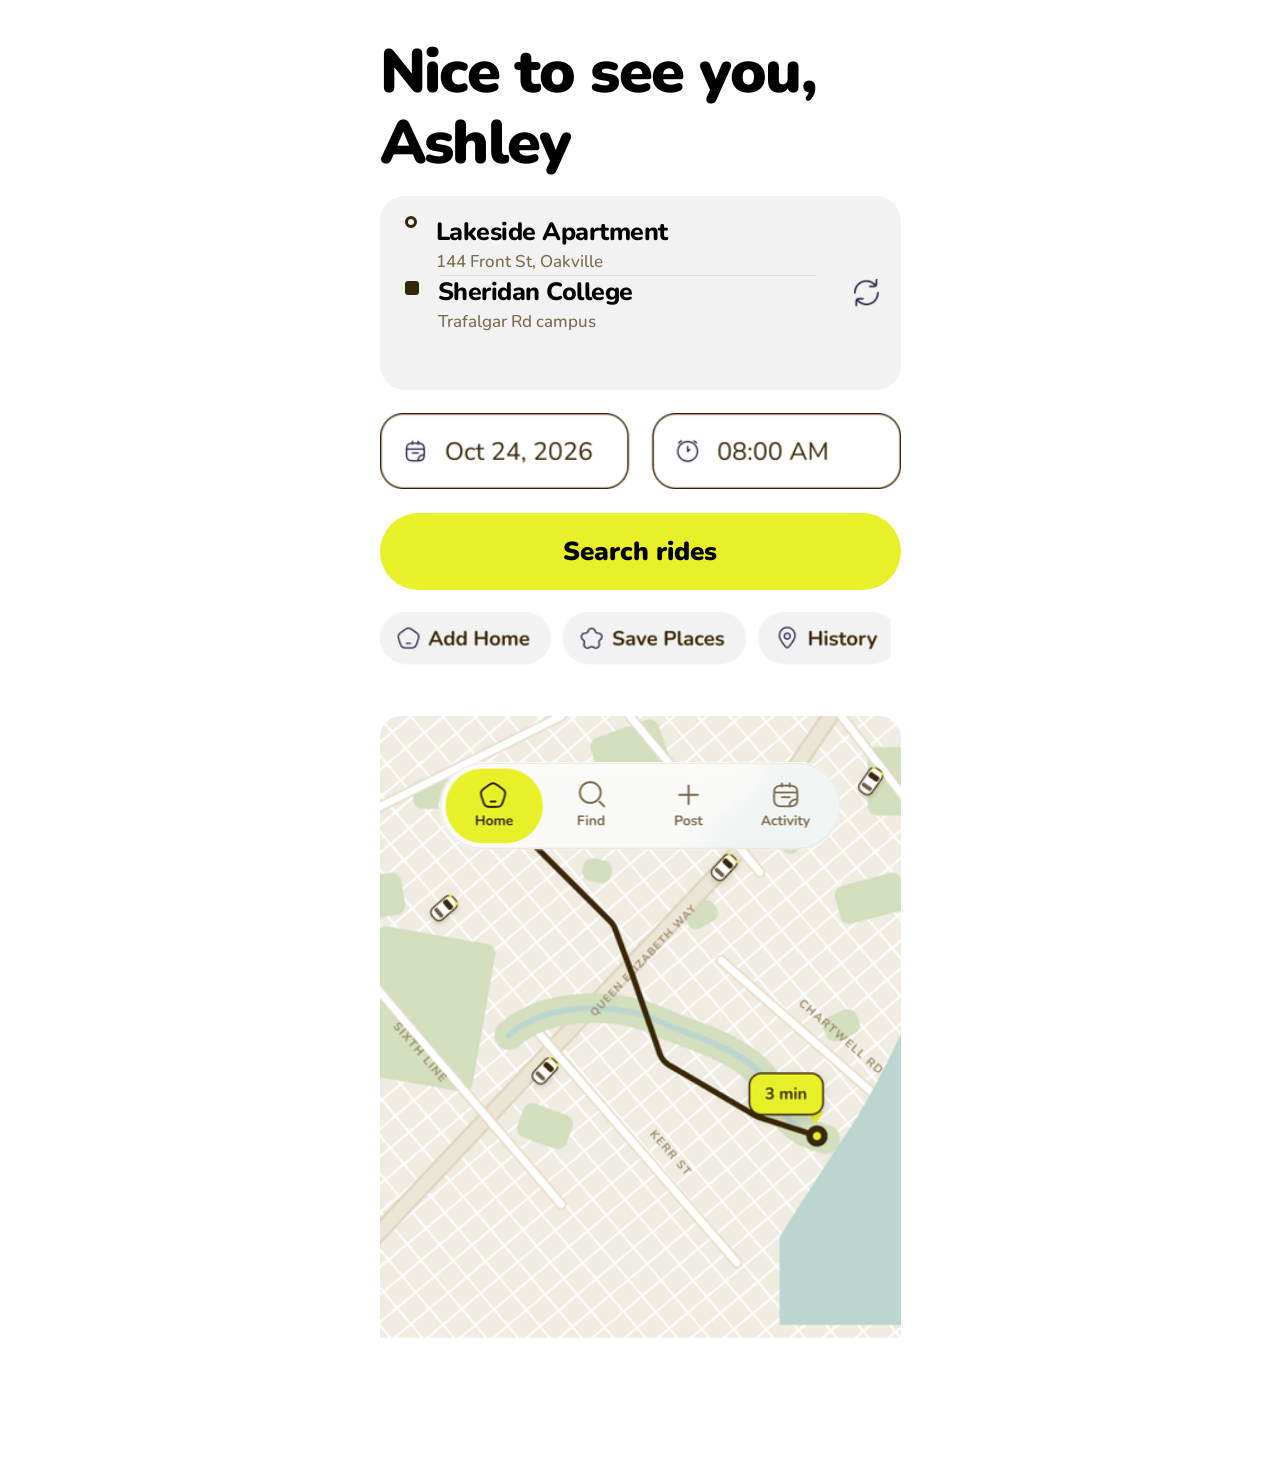
<file: HTML/index.html>
<!DOCTYPE html>
<html lang="en">
<head>
   <meta charset="UTF-8">
   <meta name="viewport" content="width=device-width, initial-scale=1.0">
   <title>Home</title>
   <link rel="stylesheet" href="../CSS/style.css">
   <script src="../JS/script.js" defer></script>
    
   
</head>
<body>
    <main class="title">
    <h1>Nice to see you,<br>Ashley</h1>

    <section class="home-card">
      <div class="row">
        <span class="start"></span>
        <div class="text">
          <h2>Lakeside Apartment</h2>
          <p>144 Front St, Oakville</p>
        </div>
      </div>

    
      <div class="separator"></div>

      <img class="decoration"
      src="../assets/change.png">

      <div class="row">
        <span class="end"></span>
        <div class="text">
          <h2>Sheridan College</h2>
          <p>Trafalgar Rd campus</p>
        </div>
      </div>
    </section>


    <img class="date" src="../assets/date.png">

    <button class="search button" id="search-rides" type="button">Search rides</button>

    <img class="quick-actions" src="../assets/add home.png">
        
    <div class="map">
      <img class="map" src="../assets/map.png">
    </div>
  </main>
  
  <nav class="floating-nav">
    <img src="../assets/menu.png">

    <a class="home-link" href="index.html"></a>
    <a class="find-link" href="search.html"></a>
    <a class="post-link" href="post.html"></a>
</nav>

   
</body>
</html>
</file>
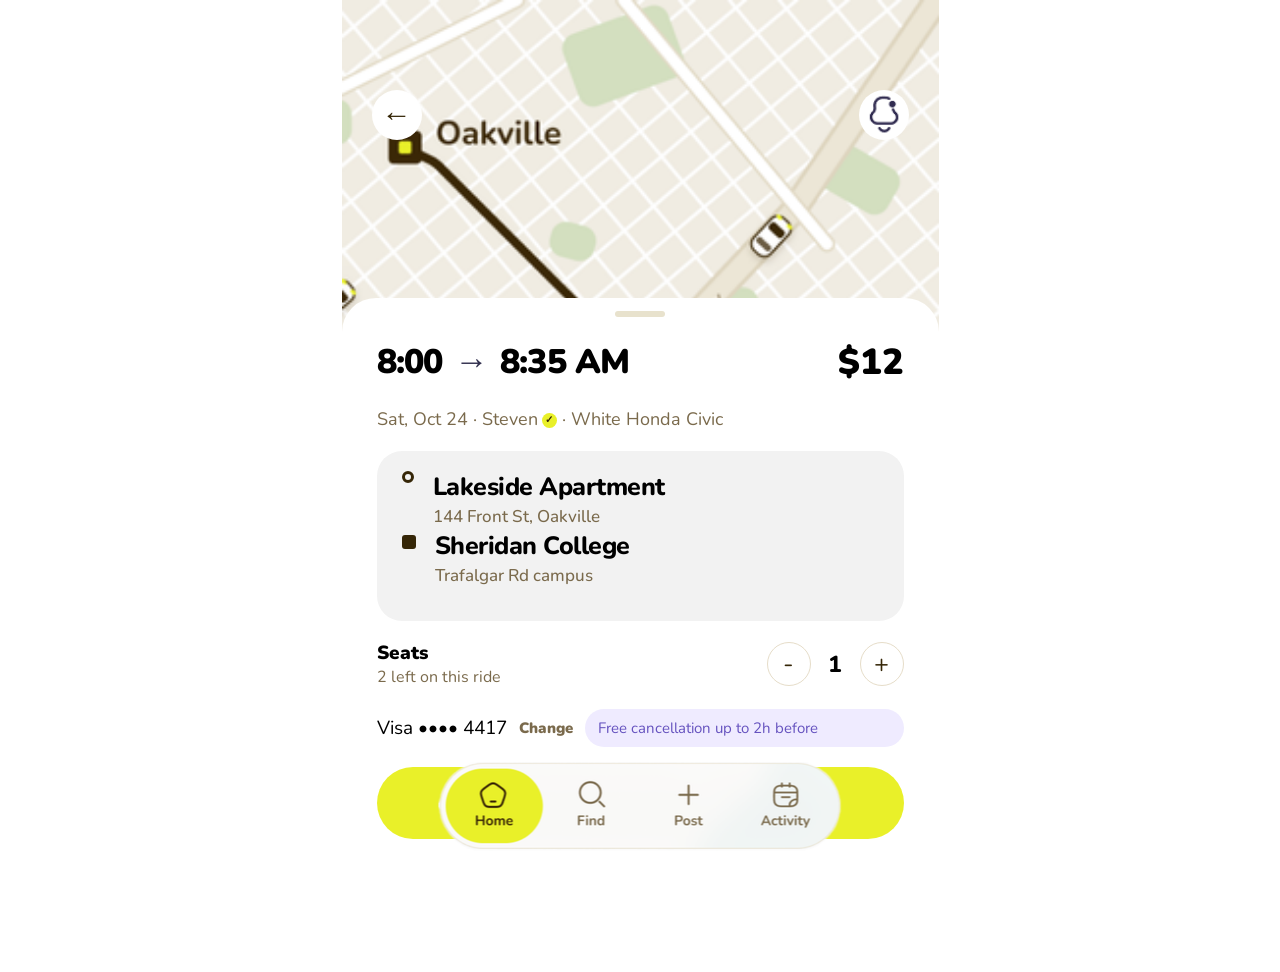
<file: HTML/confirm.html>
<!DOCTYPE html>
<html lang="en">
<head>
    <meta charset="UTF-8">
    <meta name="viewport" content="width=device-width, initial-scale=1.0">
    <title>confirm </title>
    <link rel="stylesheet" href="../CSS/style.css">
    <script src="../JS/script.js" defer></script>
    
</head>
<body>
    <main class="confirm-page">
        <header class="confirm-header">
            <a href="search.html" class="arrow1">←</a>
            <img class="bell" src="../assets/bell.png">
        </header>

    
<section class="confirm-sheet">

    <div class="sheet-handle"></div>

    <div class="trip-heading">
        <h1>8:00 <span class="trip-arrow">→</span> 8:35 AM</h1>
        <strong class="trip-total">$12</strong>
    </div>

    <p class="trip-details">
        Sat, Oct 24 · Steven
        <span class="verified">✓</span>
        · White Honda Civic
    </p>

    <section class="card1">
      <div class="row">
        <span class="start"></span>
        <div class="text">
          <h2>Lakeside Apartment</h2>
          <p>144 Front St, Oakville</p>
        </div>
      </div>

      <div class="row">
        <span class="end"></span>
        <div class="text">
          <h2>Sheridan College</h2>
          <p>Trafalgar Rd campus</p>
        </div>
      </div>
    </section>

    <div class="seats-row">
        <div class="seats-text">
            <h2>Seats</h2>
            <p>2 left on this ride</p>
        </div>

        <div class="seat-counter">
            <span class="seat-circle">-</span>
            <span class="seat-number">1</span>
            <span class="seat-circle">+</span>
</div>
    </div>

    <div class="payment-row">
        <span class="payment-card">Visa •••• 4417</span>
        <span class="payment-change">Change</span>
        <span class="cancel-pill">
            Free cancellation up to 2h before
        </span>
    </div>

    <button class="confirm-button" id="confirm-trip">Confirm · $12</button>

</section>


    <nav class="floating-nav">
    <img src="../assets/menu.png">

    <a class="home-link" href="index.html"></a>
    <a class="find-link" href="search.html"></a>
    <a class="post-link" href="post.html"></a>
</nav>

    
</body>
</html>
    
</body>
</html>
</file>
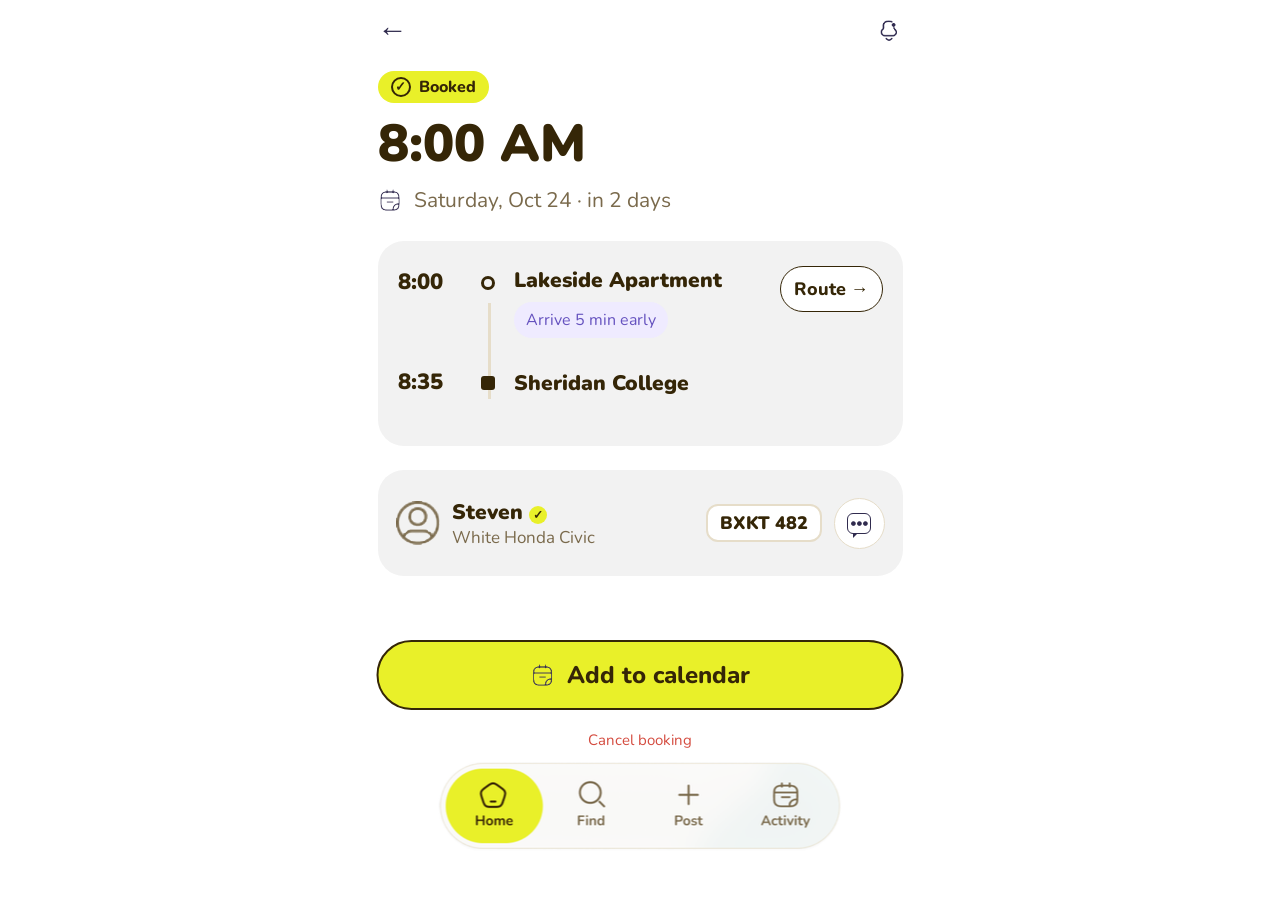
<file: HTML/details.html>
<!DOCTYPE html>
<html lang="en">
<head>
    <meta charset="UTF-8">
    <meta name="viewport" content="width=device-width, initial-scale=1.0">
    <title>Post rides </title>
    <link rel="stylesheet" href="../CSS/details.css">
    <script src="../JS/script.js" defer></script>
     
</head>
<body>
    <main class="search-page">
        <header class="search-header">
            <a href="confirm.html" class="arrow1">←</a>
            <img class="bell" src="../assets/bell.png">
        </header>
    

    <div class="booked">
    <span class="check">✓</span>
    <span>Booked</span>
</div>


<h1 class="booking-time">8:00 AM</h1>

<div class="booking-date">
    <img class="calendar-icon-img" src="../assets/cad1.png">
    <span>Saturday, Oct 24 · in 2 days</span>
</div>


<section class="route-card">

    <div class="route-line"></div>

    <div class="route-point">
        <span class="route-time">8:00</span>
        <span class="start"></span>

        <div class="location-info">
            <h2>Lakeside Apartment</h2>
            <span class="arrival-note">Arrive 5 min early</span>
        </div>
    </div>

    <div class="route-point destination-point">
        <span class="route-time">8:35</span>
        <span class="end"></span>

        <div class="location-info">
            <h2>Sheridan College</h2>
        </div>
    </div>

    <span class="route-action">Route →</span>

</section>

<section class="driver-card">

    <img class="driver-photo"
         src="../assets/ui2.png">

    <div class="driver-info">
        <div class="driver-name">
            Steven <span class="verified">✓</span>
        </div>
        <p>White Honda Civic</p>
    </div>

    <span class="license-plate">BXKT 482</span>

    <span class="message-circle">
        <span class="chat-symbol">•••</span>
    </span>

</section>


<div class="booking-bottom">

    <button class="calendar-action" type="button">
    <img class="calendar-icon-img" src="../assets/cad1.png">
    <span>Add to calendar</span>
</button>

    <span class="cancel-booking" >
        Cancel booking
    </span>

</div>



    

    <nav class="floating-nav">
    <img src="../assets/menu.png">

    <a class="home-link" href="index.html"></a>
    <a class="find-link" href="search.html"></a>
    <a class="post-link" href="post.html"></a>
</nav>
</body>
</html>
</file>
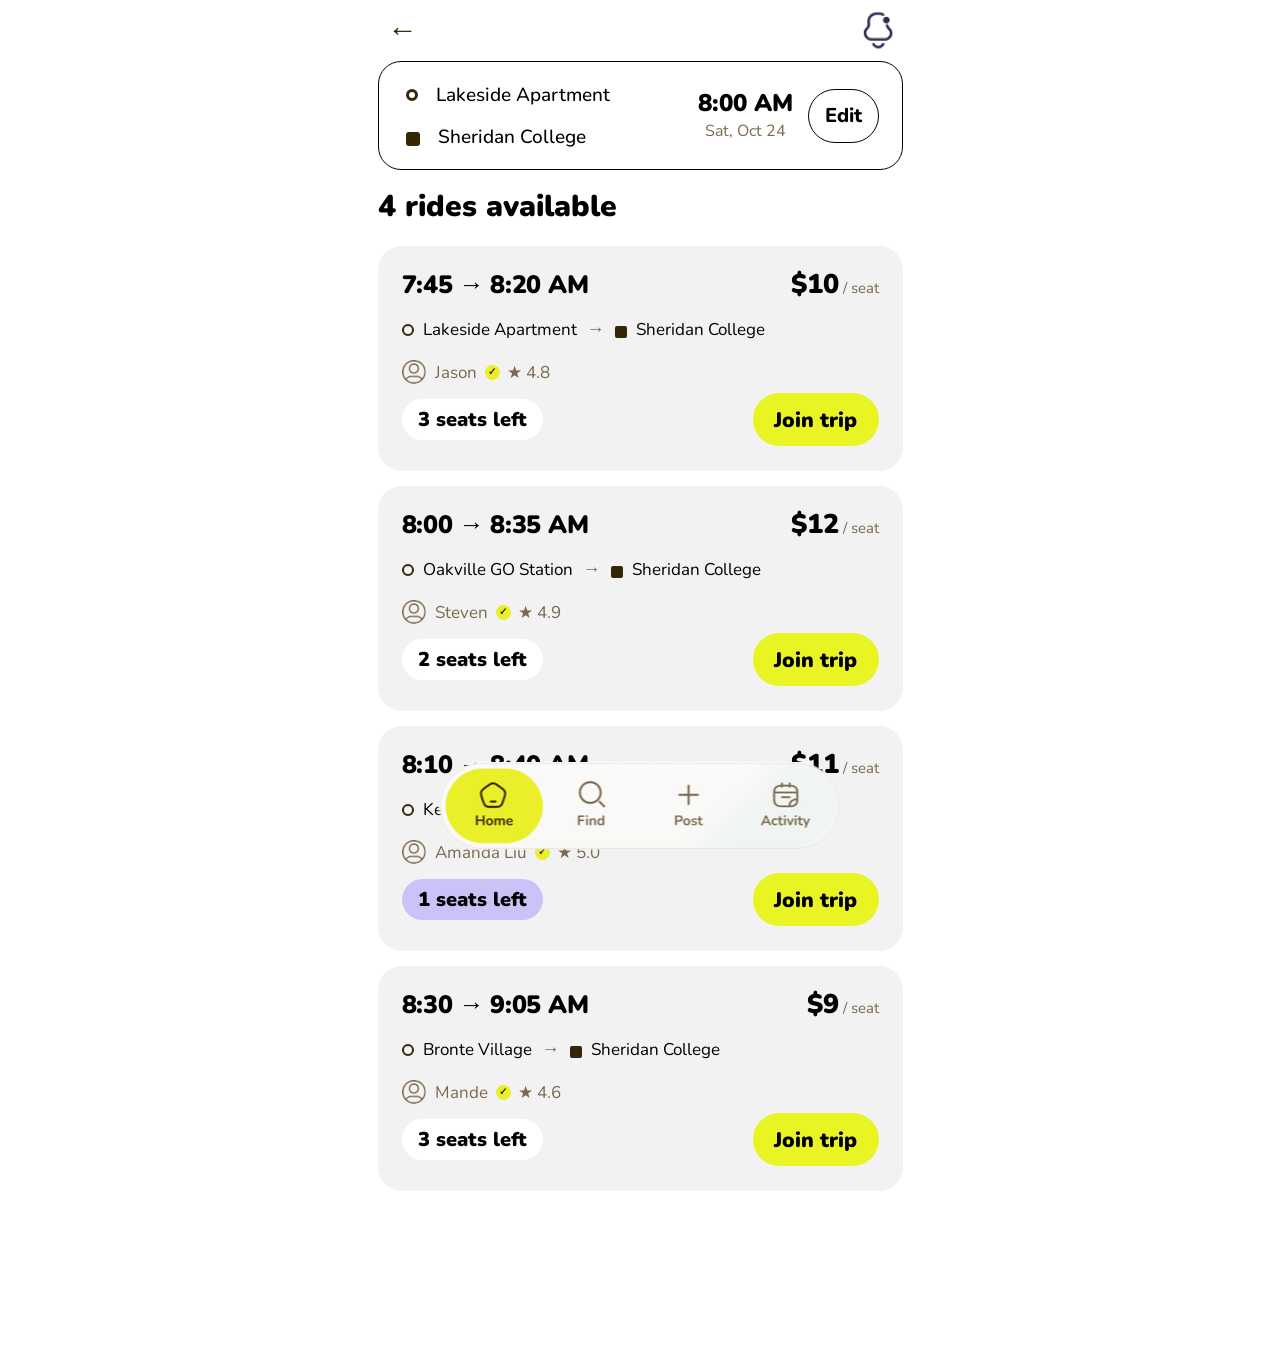
<file: HTML/search.html>
<!DOCTYPE html>
<html lang="en">
<head>
    <meta charset="UTF-8">
    <meta name="viewport" content="width=device-width, initial-scale=1.0">
    <title>Search rides</title>
    <link rel="stylesheet" href="../CSS/style.css">
    <script src="../JS/script.js" defer></script>
</head>
<body>
    <main class="search-page">
        <header class="search-header">
            <a href="index.html" class="arrow1">←</a>
            <img class="bell" src="../assets/bell.png">
        </header>
    

    <section class="search-summary">
            <div class="search-locations">
                <div class="search-location">
                    <span class="start"></span>
                    <span>Lakeside Apartment</span>
                </div>
                <div class="search-location">
                    <span class="end"></span>
                    <span>Sheridan College</span>
                </div>
            </div>

            <div class="search-date">
                <strong>8:00 AM</strong>
                <span>Sat, Oct 24</span>
            </div>
            <span class="edit-button">Edit</span>
        </section>

        <h1 class="results">4 rides available</h1>

        <section class="ride-card">
            <div class="top">
                <h2>7:45 → 8:20 AM</h2>
                <div class="price"><strong>$10</strong><span>/ seat</span></div>
            </div>
            <div class="route">
                <span class="start"></span>
                <span>Lakeside Apartment</span>
                <span class="route-arrow">→</span>
                <span class="end"></span>
                <span>Sheridan College</span>
            </div>
           <div class="driver-row">
            <span class="driver-icon">
                <img src="../assets/ui2.png">
            </span>
            <span>Jason</span>
            <span class="verified">✓</span>
            <span class="rating">★ 4.8</span>
</div>
            <div class="bottom">
                <span class="seats">3 seats left</span>
                <span class="join-button">Join trip</span>
            </div>
        </section>

        <section class="ride-card">
            <div class="top">
                <h2>8:00 → 8:35 AM</h2>
                <div class="price"><strong>$12</strong><span>/ seat</span></div>
            </div>
            <div class="route">
                <span class="start"></span>
                <span>Oakville GO Station</span>
                <span class="route-arrow">→</span>
                <span class="end"></span>
                <span>Sheridan College</span>
            </div>
           <div class="driver-row">
            <span class="driver-icon">
                <img src="../assets/ui2.png">
            </span>
            <span>Steven</span>
            <span class="verified">✓</span>
            <span class="rating">★ 4.9</span>
</div>
            <div class="bottom">
                <span class="seats">2 seats left</span>
                <button class="join-button" id="Trip" type="button">Join trip</button>
            </div>
        </section>

        <section class="ride-card">
            <div class="top">
                <h2>8:10 → 8:40 AM</h2>
                <div class="price"><strong>$11</strong><span>/ seat</span></div>
            </div>
            <div class="route">
                <span class="start"></span>
                <span>Kerr St & Speers Rd</span>
                <span class="route-arrow">→</span>
                <span class="end"></span>
                <span>Sheridan College</span>
            </div>
           <div class="driver-row">
            <span class="driver-icon">
                <img src="../assets/ui2.png">
            </span>
            <span>Amanda Liu</span>
            <span class="verified">✓</span>
            <span class="rating">★ 5.0</span>
</div>
            <div class="bottom">
                <span class="seats-purple">1 seats left</span>
                <span class="join-button">Join trip</span>
            </div>
        </section>

        <section class="ride-card">
            <div class="top">
                <h2>8:30 → 9:05 AM</h2>
                <div class="price"><strong>$9</strong><span>/ seat</span></div>
            </div>
            <div class="route">
                <span class="start"></span>
                <span>Bronte Village</span>
                <span class="route-arrow">→</span>
                <span class="end"></span>
                <span>Sheridan College</span>
            </div>
           <div class="driver-row">
            <span class="driver-icon">
                <img src="../assets/ui2.png">
            </span>
            <span>Mande</span>
            <span class="verified">✓</span>
            <span class="rating">★ 4.6</span>
</div>
            <div class="bottom">
                <span class="seats">3 seats left</span>
                <span class="join-button">Join trip</span>
            </div>
        </section>








<nav class="floating-nav">
    <img src="../assets/menu.png">

    <a class="home-link" href="index.html"></a>
    <a class="find-link" href="search.html"></a>
    <a class="post-link" href="post.html"></a>
</nav>

    
</body>
</html>
</file>
<file: CSS/style.css>
@import url("https://fonts.googleapis.com/css2?family=Nunito:wght@400;500;600;700;800;900&display=swap");

:root {
  --muted-brown: #7A6A4C;
  --card-gray: #f2f2f2;
  --bright-yellow: #e9f029;
}
* { box-sizing: border-box; }
html { scroll-behavior: smooth; }
body {
  margin: 0;
  min-width: 280px;
  color: var(--dark-brown);
  background: #fff;
  font-family: "Nunito", Arial, sans-serif;
}


button, input, select, textarea {
  font-family: inherit;
}

.title {
  width: min(100%, 591px);
  margin: 0 auto;
  padding: 37px 35px 120px;
}
h1 {
  margin: 0 0 17px;
  font-size: 61px;
  line-height: 1.16;
  letter-spacing: -0.025em;
  font-weight: 900;
}

.home-card {
  position: relative;
  width: 100%;
  height: 194px;
  padding: 20px 25px;
  border-radius: 25px;
  background: var(--card-gray);
}

.card1 {
  position: relative;
  width: 100%;
  height: 170px;
  padding: 20px 25px;
  border-radius: 25px;
  background: var(--card-gray);
}
.row {
  display: flex;
  gap: 19px;
  align-items: flex-start;
}

.start {
    width: 12px;
    height: 12px;
    border: 3px solid #352607;
    border-radius: 50%;}

.end {
    width: 14px;
    height: 14px;
    background-color: #352607;
    border-radius: 3px;
    flex-shrink: 0;
    margin-top: 5px;
}

.text h2 {
  margin: 0;
  font-size: 25px;
  line-height: 33px;
  font-weight: 800;
  letter-spacing: -.02em;
}
.text p {
  margin: 0;
  color: var(--muted-brown);
  font-size: 17px;
  font-weight: 500;
  line-height: 26px;
}
.separator {
    height: 1px;
    background-color: #e5dccb;
    width: 80%;
    margin-left: 35px;
}

.decoration {
    position: absolute;
    right: 20px;
    top: 50%;
    transform: translateY(-50%);

    width: 28px;
    height: 28px;
    object-fit: contain;
    mix-blend-mode: multiply;
}

.quick-actions,.map {
  display: block;
  width: 100%;
  height: auto;
}

.date { 
  display: block; 
  width: 100%; 
  height: auto; 
  margin-top: 23px; 
}

.search.button {
  display: flex;
  align-items: center;
  justify-content: center;
  width: 100%;
  height: 77px;
  margin-top: 24px;
  padding: 0;
  border: 1.8px solid var(--dark-brown);
  border-radius: 999px;
  color: var(--dark-brown);
  background: var(--bright-yellow);
  font: 900 26px/1 "Nunito", Arial, sans-serif;
  cursor: pointer;
}

.search.button:hover { background: #e9f029; }

.search.button:active { transform: translateY(1px); }

.quick-actions { margin-top: 22px; }
.map {
  width: 100%;
  margin-top: 24px;
  overflow: hidden;
  border-radius: 21px 21px 0 0;
}

.floating-nav {
    position: fixed;
    bottom: 20px;
    left: 50%;
    transform: translateX(-50%);
    width: min(455px, 100%);
    z-index: 100;
}

.floating-nav img {
    display: block;
    width: 100%;
    height: auto;
}

.home-link {
    position: absolute;
    left: 7%;
    top: 18%;
    width: 22%;
    height: 65%;
}

.find-link {
    position: absolute;
    left: 30%;
    top: 18%;
    width: 22%;
    height: 65%;}

.post-link {
    position: absolute;
    left: 50%;
    top: 18%;
    width: 21%;
    height: 65%;
}

.search-page {
  max-width: 597px;
  margin: 0 auto;
  padding: 0 36px 140px;
}
.search-header {
  height: 61px;
  display: flex;
  align-items: center;
  justify-content: space-between;

}

.confirm-page {
  max-width: 597px;
  margin: 0 auto;
  
  position: relative;
  min-height: 100vh;
  background-image: url("../assets/map.png");
  background-size: cover;
  background-position: center;
    
}
.confirm-header {
  height: 61px;
  display: flex;
  align-items: center;
  justify-content: space-between;
}


.arrow1 {
    width: 50px;
    height: 50px;
    background-color: white;
    border-radius: 50%;

    display: flex;
    align-items: center;
    justify-content: center;

    font-size: 30px;
    color: #352607;
    text-decoration: none;
}

.bell { 
  width: 40px; 
  height: 43px; 
  object-fit: contain; 
}


.bell {
    width: 50px;
    height: 50px;
    background-color: white;
    border-radius: 50%;
    display: flex;
    align-items: center;
    justify-content: center;
}

.search-summary {
  display: flex;
  align-items: center;
  gap: 15px;
  min-height: 109px;
  padding: 14px 23px 14px 27px;
  border: 1.7px solid ;
  border-radius: 23px;
}

.search-locations {
  display: flex;
  flex-direction: column;
  justify-content: center;
  gap: 16px;
  min-width: 0;
  flex: 1;
}

.search-location {
  display: flex;
  align-items: center;
  gap: 18px;
  white-space: nowrap;
  font-size: 19px;
  font-weight: 500;
}

.search-date {
  display: flex;
  flex-direction: column;
  align-items: center;
  gap: 2px;
  white-space: nowrap;
}
.search-date strong { 
  font-size: 24px; 
  line-height: 1.2; 
  font-weight: 900; 

}

.search-date span { 
  color: var(--muted-brown); 
  font-size: 16px; }

.edit-button {
  display: flex;
  align-items: center;
  justify-content: center;
  width: 71px;
  height: 54px;
  border: 1.7px solid;
  border-radius: 30px;
  font-size: 20px;
  font-weight: 800;
  flex: none;
}
.results {
  margin: 17px 0 18px;
  font-size: 30px;
  line-height: 1.35;
  letter-spacing: 0;
  font-weight: 900;
}
.ride-card {
  height: 225px;
  margin-bottom: 15px;
  padding: 22px 24px 24px;
  border-radius: 24px;
  background: #f2f2f2;
}
.top {
  display: flex;
  align-items: baseline;
  justify-content: space-between;
  gap: 6px;
}
.top h2 {
  margin: 0;
  font-size: 25px;
  line-height: 1.38;
  font-weight: 900;
  letter-spacing: -.3px;
  white-space: nowrap;
}
.price { 
  display: inline-flex; 
  align-items: baseline; 
  white-space: nowrap; 
  gap: 4px; }

.price strong { 
  font-size: 27px; 
  line-height: 1.2; 
  font-weight: 900; }

.price span { 
  font-size: 15px; 
  color: var(--muted-brown); }

.route {
  display: flex;
  align-items: center;
  gap: 9px;
  margin-top: 14px;
  white-space: nowrap;
  font-size: 17px;
  line-height: 1.5;
}
.route .start, .route .end {
  width: 12px;
  height: 12px;
  flex-basis: 12px;
  border-width: 2.5px;
  border-radius: 2px;
}
.route .start { border-radius: 50%; }

.route-arrow { 
  color: var(--muted-brown); 
  font-size: 18px; 
  margin: 0 1px; }

.driver-row {
    display: flex;
    align-items: center;
    gap: 9px;
    margin-top: 17px;
    font-size: 17px;
    color: #7A6A4C;
}

.driver-icon {
    display: inline-flex;
    align-items: center;
    justify-content: center;
    width: 24px;
    height: 24px;
    flex-shrink: 0;
}

.driver-icon img {
    display: block;
    width: 100%;
    height: 100%;
    object-fit: contain;
}

.verified {
  display: inline-flex;
  align-items: center;
  justify-content: center;
  width: 14px;
  height: 14px;
  margin-left: -1px;
  border-radius: 50%;
  color: var(--dark-brown);
  background: #e8f522;
  font: 900 10px/1 "Nunito", Arial, sans-serif;
}

.rating { margin-left: -2px; }

.bottom {
  margin-top: 9px;
  display: flex;
  align-items: center;
  justify-content: space-between;
  gap: 10px;
}


.seats {
  display: inline-flex;
  align-items: center;
  min-height: 41px;
  padding: 5px 16px;
  border-radius: 40px;
  background: white;
  font-size: 20px;
  line-height: 1.3;
  font-weight: 900;
  white-space: nowrap;
}
.seats-purple {
  display: inline-flex;
  align-items: center;
  min-height: 41px;
  padding: 5px 16px;
  border-radius: 40px;
  font-size: 20px;
  line-height: 1.3;
  font-weight: 900;
  white-space: nowrap;
 background: #cbc3f8; }

.join-button {
  display: inline-flex;
  justify-content: center;
  align-items: center;
  width: 126px;
  height: 53px;
  border: 1.8px solid var(--dark-brown);
  border-radius: 999px;
  background: #e8f522;
  font-size: 21px;
  font-weight: 900;
  white-space: nowrap;
}

.join-button:active { transform: translateY(1px); }



.confirm-header {
    height: 300px;
    display: flex;
    align-items: flex-start;
    justify-content: space-between;
    padding: 90px 30px 0;
}


.confirm-sheet {
  position: relative;
  margin-top: -2px;
  border-radius: 34px 34px 0 0;
  background-color: #fff;
  padding: 13px 35px 32px;
  min-height: 674px;
}

.sheet-handle {
  width: 50px;
  height: 6px;
  border-radius: 20px;
  background-color: #e8e2cd;
  margin: 0 auto 21px;
}

.trip-heading {
  display: flex;
  justify-content: space-between;
  align-items: center;
  gap: 12px;
}

.trip-heading h1 {
  margin: 0;
  font-size: 34px;
  font-weight: 900;
  letter-spacing: -.8px;
  white-space: nowrap;
}

.trip-arrow { 
  color: #32304e; 
  padding: 0 3px; 
  font-weight: 500; 
}

.trip-total { 
  font-size: 36px; 
  font-weight: 900; 
  white-space: nowrap; 

}

.trip-details {
  color: var(--muted-brown);
  margin: 20px 0 20px;
  font-size: 18px;
  white-space: nowrap;
}
.verified {
  background: #e9f029;
  border-radius: 50%;
  color: #352607;
  font-size: 10px;
  font-weight: 900;
  display: inline-flex;
  width: 15px;
  height: 15px;
  justify-content: center;
  align-items: center;
  vertical-align: 2px;
}


.seats-row {
  display: flex;
  justify-content: space-between;
  align-items: center;
  margin-top: 19px;
  gap: 12px;
}
.seats-text h2 { 
  margin: 0; 
  font-size: 19px; 
  font-weight: 900; 

}

.seats-text p { 
  margin: 0; 
  font-size: 16px; 
  color: var(--muted-brown); }

.seat-counter { display: flex; align-items: center; gap: 17px; }

.seat-counter .seat-circle {
  display: flex;
    align-items: center;
    justify-content: center;
    width: 44px;
    height: 44px;
    flex-shrink: 0;
    border: 1px solid #e6ddc9;
    border-radius: 50%;
    color: #352607;
    background-color: white;
    font-size: 25px;
}
.seat-counter .seat-number { 
  font-size: 23px; 
  font-weight: 800; 
  min-width: 15px; 
  text-align: center;
 }

.payment-row { 
  display: flex; 
  align-items: center; 
  gap: 12px; 
  margin-top: 21px; 
  white-space: nowrap; 
}

.payment-card { font-size: 19px; }

.payment-change { 
  font-size: 15px; 
  font-weight: 900; 
  color: var(--muted-brown); }

.cancel-pill {
  background: #efebff;
  color: #6552bf;
  font-size: 15px;
  padding: 9px 13px;
  border-radius: 999px;
  overflow: hidden;
  text-overflow: clip;
  flex: 1;
}
.confirm-button {
  width: 100%;
  height: 72px;
  margin-top: 20px;
  border: 1.7px solid var(--dark-brown);
  border-radius: 50px;
  background: var(--bright-yellow);
  color: var(--dark-brown);
  font-family: inherit;
  font-size: 24px;
  font-weight: 900;
  cursor: pointer;
}

.booked {
    display: flex;
    align-items: center;
    justify-content: center;
    gap: 8px;
    width: 120px;
    height: 34px;
    background-color: #e9f029;
    border-radius: 30px;
    color: #352607;
    font-size: 19px;
    font-weight: 800;
}

.booked-check {
    display: flex;
    align-items: center;
    justify-content: center;
    width: 22px;
    height: 22px;
    border: 2px solid #352607;
    border-radius: 50%;

    font-size: 15px;
}
</file>
<file: CSS/details.css>
@import url("https://fonts.googleapis.com/css2?family=Nunito:wght@400;500;600;700;800;900&display=swap");

:root {
  --dark-brown: #352607;
  --muted-brown: #7A6A4C;
  --card-gray: #f2f2f2;
  --bright-yellow: #e9f029;
}
* { box-sizing: border-box; }
html { scroll-behavior: smooth; }
body {
  margin: 0;
  min-width: 280px;
  color: var(--dark-brown);
  background: #fff;
  font-family: "Nunito", Arial, sans-serif;
}


button, input, select, textarea {
  font-family: inherit;
}

.search-page {
  max-width: 597px;
  margin: 0 auto;
  padding: 0 36px 140px;
}
.search-header {
  height: 61px;
  display: flex;
  align-items: center;
  justify-content: space-between;

}   
.driver-photo {
    width: 44px;
    height: 44px;
    flex-shrink: 0;
    object-fit: contain;
}
.driver-info { 
    flex: 1; 
    min-width: 0; }

.driver-name { 
    font-size: 21px; 
    font-weight: 900; 
    white-space: nowrap;
 }

.driver-info p {
     color: var(--muted-brown);
      margin: 0; 
      font-size: 17px; 
      white-space: nowrap; 
    
    }

.verified {
    display: inline-flex;
    align-items: center;
    justify-content: center;
    height: 18px;
    width: 18px;
    font-size: 12px;
    background: var(--bright-yellow);
    border-radius: 50%;
    font-weight: 900;
}

.license-plate {
    padding: 5px 12px;
    border: 2px solid #e6ddc9;
    border-radius: 12px;
    background: white;
    font-size: 18px;
    font-weight: 900;
    white-space: nowrap;
}

.message-circle {
    display: flex;
    align-items: center;
    justify-content: center;
    flex: 0 0 51px;
    height: 51px;
    border-radius: 50%;
    border: 1px solid #e6ddc9;
    background: white;
}

.chat-symbol {
    display: inline-flex;
    align-items: center;
    justify-content: center;
    border: 1.5px solid #302b4e;
    border-radius: 6px;
    width: 24px;
    height: 21px;
    color: #302b4e;
    font-size: 13px;
    line-height: 1;
    letter-spacing: -1px;
    position: relative;
}

.chat-symbol::after {
    content: "";
    position: absolute;
    bottom: -5px;
    left: 5px;
    border-top: 5px solid #302b4e;
    border-right: 5px solid transparent;
}
.ride-members {
    display: flex;
    align-items: center;
    gap: 10px;
    margin: 18px 0;
    font-size: 14px;
    color: var(--muted-brown);
}
.members-icons { 
    letter-spacing: -3px; 
    font-size: 21px; 
}


.booking-bottom {
    position: fixed;
    bottom: 150px;
    left: 50%;
    transform: translateX(-50%);
    width: calc(100% - 48px);
    max-width: 527px;
    display: flex;
    flex-direction: column;
    align-items: center;
    gap: 20px;
}

.calendar-action {
    display: flex;
    align-items: center;
    justify-content: center;
    gap: 9px;
    background: var(--bright-yellow);
    border: 1.7px solid var(--dark-brown);
    border-radius: 50px;
    width: 100%;
    height: 60px;
    font-size: 19px;
    font-weight: 900;
}
.small-calendar {
     width: 17px; 
     height: 17px; 
     transform: scale(.78);
    
    }

.cancel-booking { 
    color: #d44b3f; 
    font-size: 15px;
     margin: 0; }


.arrow1 {
  text-decoration: none;
  color: #302b4e;
  font-size: 30px;
  line-height: 1;
}
.bell { width: 28px; height: 28px; object-fit: contain; }

.booked {
  display: inline-flex;
  align-items: center;
  justify-content: center;
  gap: 8px;
  padding: 5px 13px;
  border-radius: 50px;
  background-color: var(--bright-yellow);
  font-size: 16px;
  font-weight: 800;
  margin-top: 10px;
}
.check {
  width: 20px;
  height: 20px;
  border: 2px solid var(--dark-brown);
  border-radius: 50%;
  display: inline-flex;
  align-items: center;
  justify-content: center;
  font-size: 13px;
  font-weight: 900;
}
.booking-time {
  font-size: 52px;
  line-height: 1.12;
  font-weight: 900;
  margin: 12px 0 13px;
}
.booking-date {
  display: flex;
  align-items: center;
  gap: 12px;
  color: var(--muted-brown);
  font-size: 21px;
  margin-bottom: 27px;
}

.route-card {
  position: relative;
  width: 100%;
  min-height: 205px;
  background: var(--card-gray);
  border-radius: 26px;
  padding: 25px 20px;
  margin-bottom: 24px;
}
.route-point {
  position: relative;
  display: grid;
  grid-template-columns: 70px 20px minmax(0, 1fr);
  gap: 13px;
  align-items: start;
  min-height: 100px;
}
.route-point.destination-point { 
    min-height: 0; 
    align-items: center;
 }

.route-time { 
    font-size: 22px; 
    font-weight: 900; 
    line-height: 1.5;

}

.start {
  width: 14px;
  height: 14px;
  border: 3px solid var(--dark-brown);
  border-radius: 50%;
  margin-top: 10px;
  z-index: 1;
  background: var(--card-gray);
}

.end {
  width: 14px;
  height: 14px;
  border-radius: 3px;
  background: var(--dark-brown);
  z-index: 1;
}

.route-line {
  position: absolute;
  top: 62px;
  bottom: 47px;
  left: 110px;
  width: 3px;
  background-color: #e6ddc9;
}

.location-info h2 {
  font-size: 21px;
  font-weight: 900;
  line-height: 1.35;
  margin: 0;
}

.arrival-note {
  display: inline-block;
  border-radius: 50px;
  background: #efebff;
  color: #6552bf;
  font-size: 16px;
  padding: 7px 12px;
  margin-top: 7px;
}
.route-action {
  position: absolute;
  top: 25px;
  right: 20px;
  padding: 10px 13px;
  background-color: white;
  border: 1.8px solid var(--dark-brown);
  border-radius: 50px;
  font-size: 18px;
  font-weight: 800;
}


.route-card > .route-point:not(.destination-point) .location-info { padding-right: 100px; }

.driver-card {
  display: flex;
  align-items: center;
  gap: 12px;
  width: 100%;
  min-height: 106px;
  background: var(--card-gray);
  border-radius: 26px;
  padding: 18px 18px;
}


.calendar-action {
    display: flex;
    align-items: center;
    justify-content: center;
    gap: 12px;

    width: 100%;
    height: 70px;

    background-color: #e9f029;
    border: 2px solid #352607;
    border-radius: 50px;

    color: #352607;
    font-size: 24px;
    font-weight: 800;
}

.calendar-icon-img {
    width: 24px;
    height: 24px;
    object-fit: contain;
    display: block;
}

.floating-nav {
    position: fixed;
    bottom: 20px;
    left: 50%;
    transform: translateX(-50%);
    width: min(455px, 100%);
    z-index: 100;
}

.floating-nav img {
    display: block;
    width: 100%;
    height: auto;
}

.home-link {
    position: absolute;
    left: 7%;
    top: 18%;
    width: 22%;
    height: 65%;
}

.find-link {
    position: absolute;
    left: 30%;
    top: 18%;
    width: 22%;
    height: 65%;}

.post-link {
    position: absolute;
    left: 50%;
    top: 18%;
    width: 21%;
    height: 65%;
}
</file>
